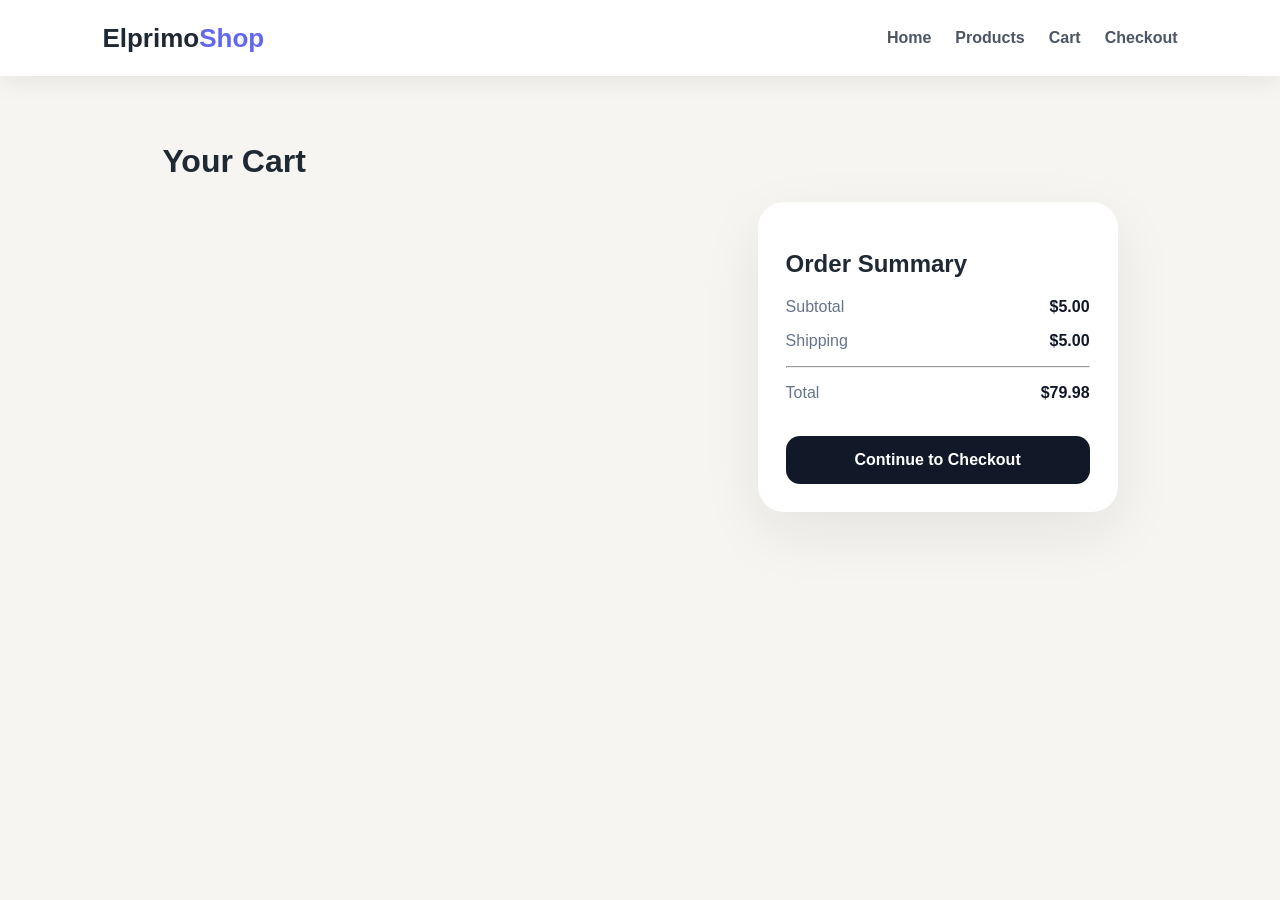
<file: cart.html>
<!DOCTYPE html>
<html lang="en">
<head><meta charset="UTF-8" /><meta name="viewport" content="width=device-width, initial-scale=1.0" /><title>Elprimo - Cart</title><link rel="stylesheet" href="styles.css" /></head>
<body>
  <header class="nav"><a class="logo" href="index.html">Elprimo<span>Shop</span></a><nav><a href="index.html">Home</a><a href="product.html">Products</a><a href="cart.html">Cart</a><a href="checkout.html">Checkout</a></nav></header>
  <main class="narrow">
    <h1>Your Cart</h1>
    <section class="cart-layout">
      <div class="cart-items">
        <article class="cart-row"><div class="product-visual hoodie mini"></div><div><h3>Essential Oversized Hoodie</h3><p>Size: Medium | Color: Black</p></div><strong>$49.99</strong></article>
        <article class="cart-row"><div class="product-visual shirt mini"></div><div><h3>Basic T-Shirt</h3><p>Size: Large | Color: White</p></div><strong>$24.99</strong></article>
      </div>
      <aside class="summary"><h2>Order Summary</h2><p><span>Subtotal</span><strong>$74.98</strong></p><p><span>Shipping</span><strong>$5.00</strong></p><hr><p><span>Total</span><strong>$79.98</strong></p><a class="btn full" href="checkout.html">Continue to Checkout</a></aside>
    </section>
  </main>
  <script src="script.js"></script>
</body>
</html>
</file>
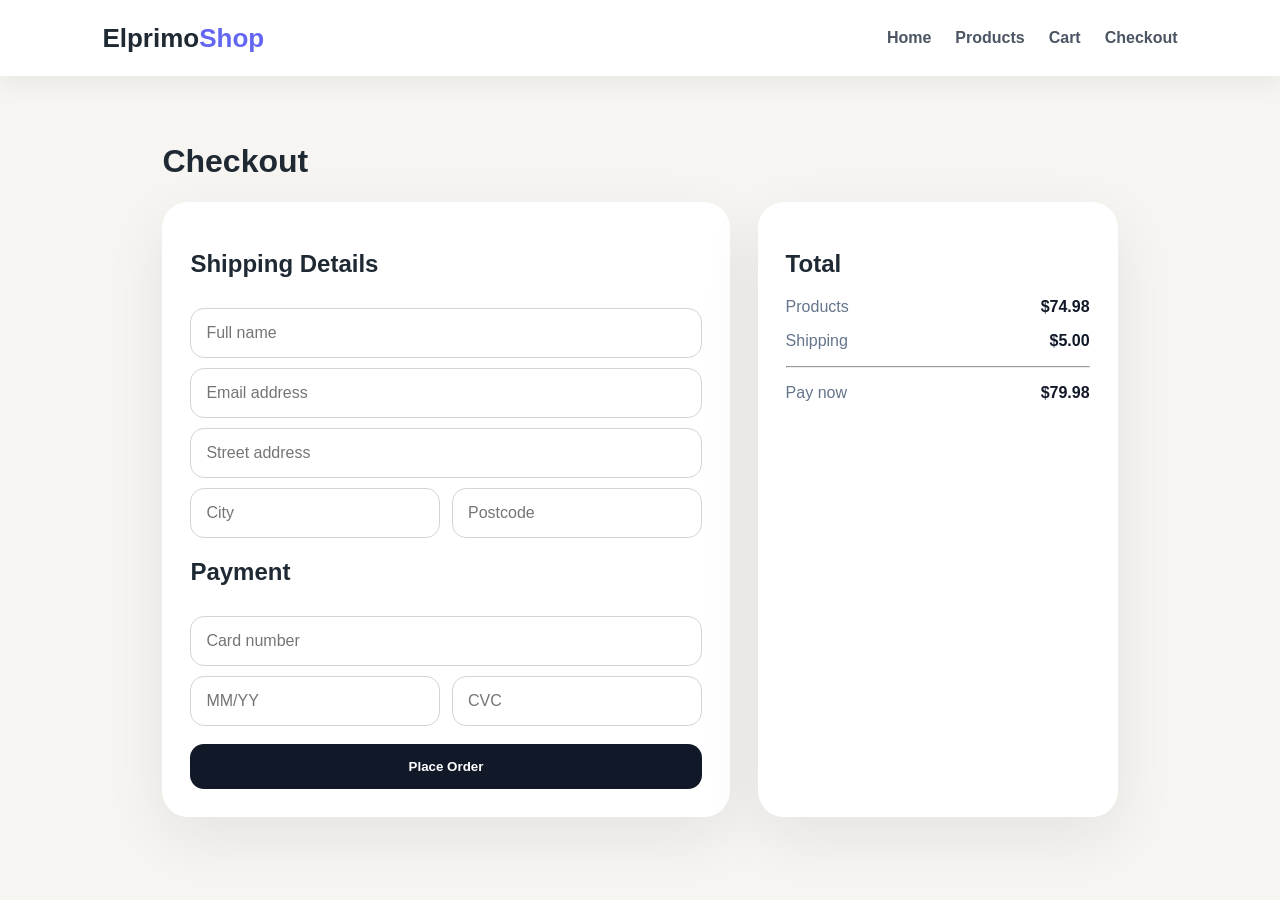
<file: checkout.html>
<!DOCTYPE html>
<html lang="en">
<head><meta charset="UTF-8" /><meta name="viewport" content="width=device-width, initial-scale=1.0" /><title>Elprimo - Checkout</title><link rel="stylesheet" href="styles.css" /></head>
<body>
  <header class="nav"><a class="logo" href="index.html">Elprimo<span>Shop</span></a><nav><a href="index.html">Home</a><a href="product.html">Products</a><a href="cart.html">Cart</a><a href="checkout.html">Checkout</a></nav></header>
  <main class="narrow">
    <h1>Checkout</h1>
    <section class="checkout-grid">
      <form class="form" id="checkoutForm">
        <h2>Shipping Details</h2>
        <input required placeholder="Full name" />
        <input required placeholder="Email address" type="email" />
        <input required placeholder="Street address" />
        <div class="two"><input required placeholder="City" /><input required placeholder="Postcode" /></div>
        <h2>Payment</h2>
        <input required placeholder="Card number" />
        <div class="two"><input required placeholder="MM/YY" /><input required placeholder="CVC" /></div>
        <button class="btn full" type="submit">Place Order</button>
      </form>
      <aside class="summary"><h2>Total</h2><p><span>Products</span><strong>$74.98</strong></p><p><span>Shipping</span><strong>$5.00</strong></p><hr><p><span>Pay now</span><strong>$79.98</strong></p></aside>
    </section>
  </main>
  <script src="script.js"></script>
</body>
</html>
</file>
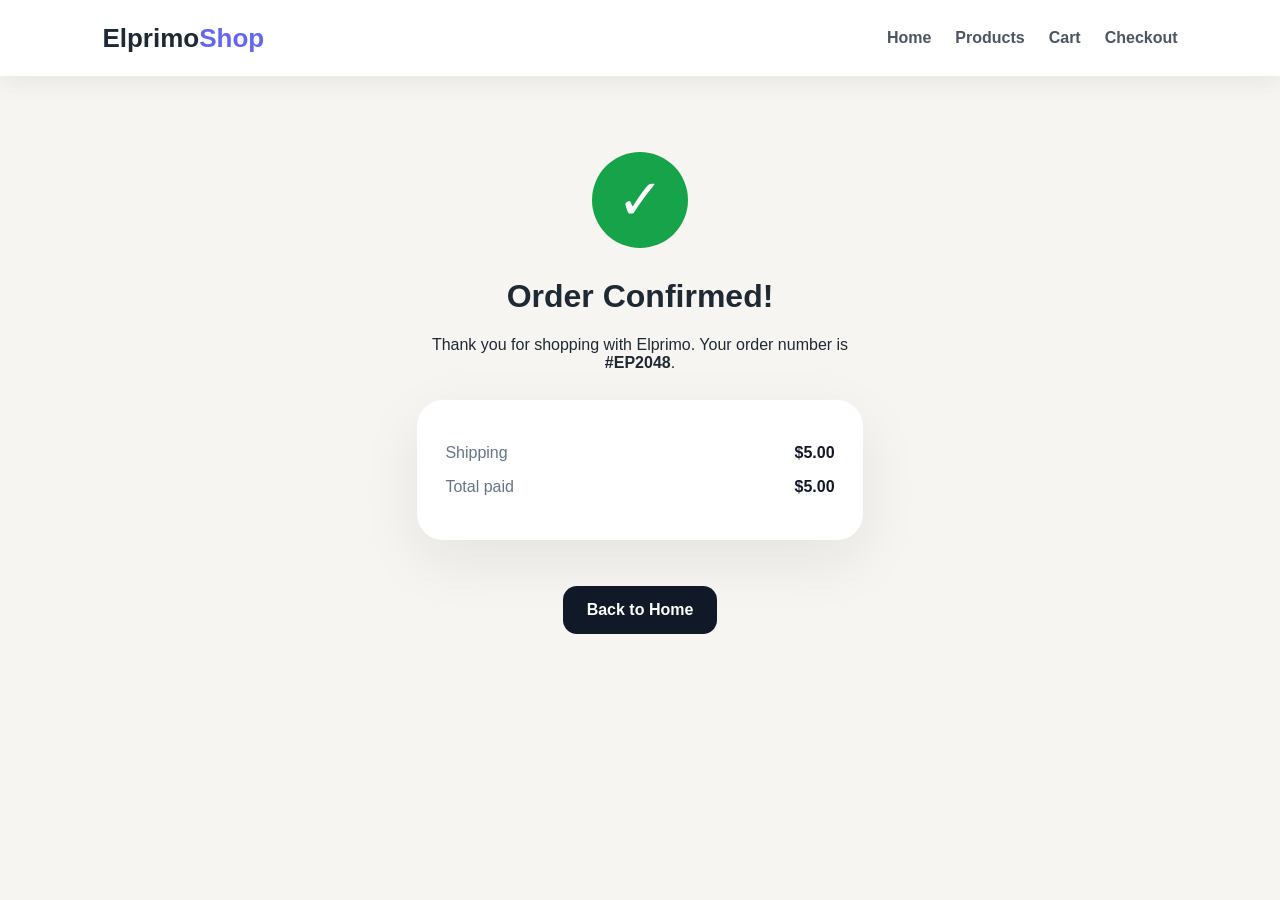
<file: confirmation.html>
<!DOCTYPE html>
<html lang="en">
<head><meta charset="UTF-8" /><meta name="viewport" content="width=device-width, initial-scale=1.0" /><title>Elprimo - Confirmation</title><link rel="stylesheet" href="styles.css" /></head>
<body>
  <header class="nav"><a class="logo" href="index.html">Elprimo<span>Shop</span></a><nav><a href="index.html">Home</a><a href="product.html">Products</a><a href="cart.html">Cart</a><a href="checkout.html">Checkout</a></nav></header>
  <main class="confirm">
    <div class="check">✓</div>
    <h1>Order Confirmed!</h1>
    <p>Thank you for shopping with Elprimo. Your order number is <strong>#EP2048</strong>.</p>
    <section class="summary receipt"><h2>Receipt</h2><p><span>Essential Hoodie</span><strong>$49.99</strong></p><p><span>Basic T-Shirt</span><strong>$24.99</strong></p><p><span>Shipping</span><strong>$5.00</strong></p><hr><p><span>Total paid</span><strong>$79.98</strong></p></section>
    <a class="btn" href="index.html">Back to Home</a>
  </main>
  <script src="script.js"></script>
</body>
</html>
</file>
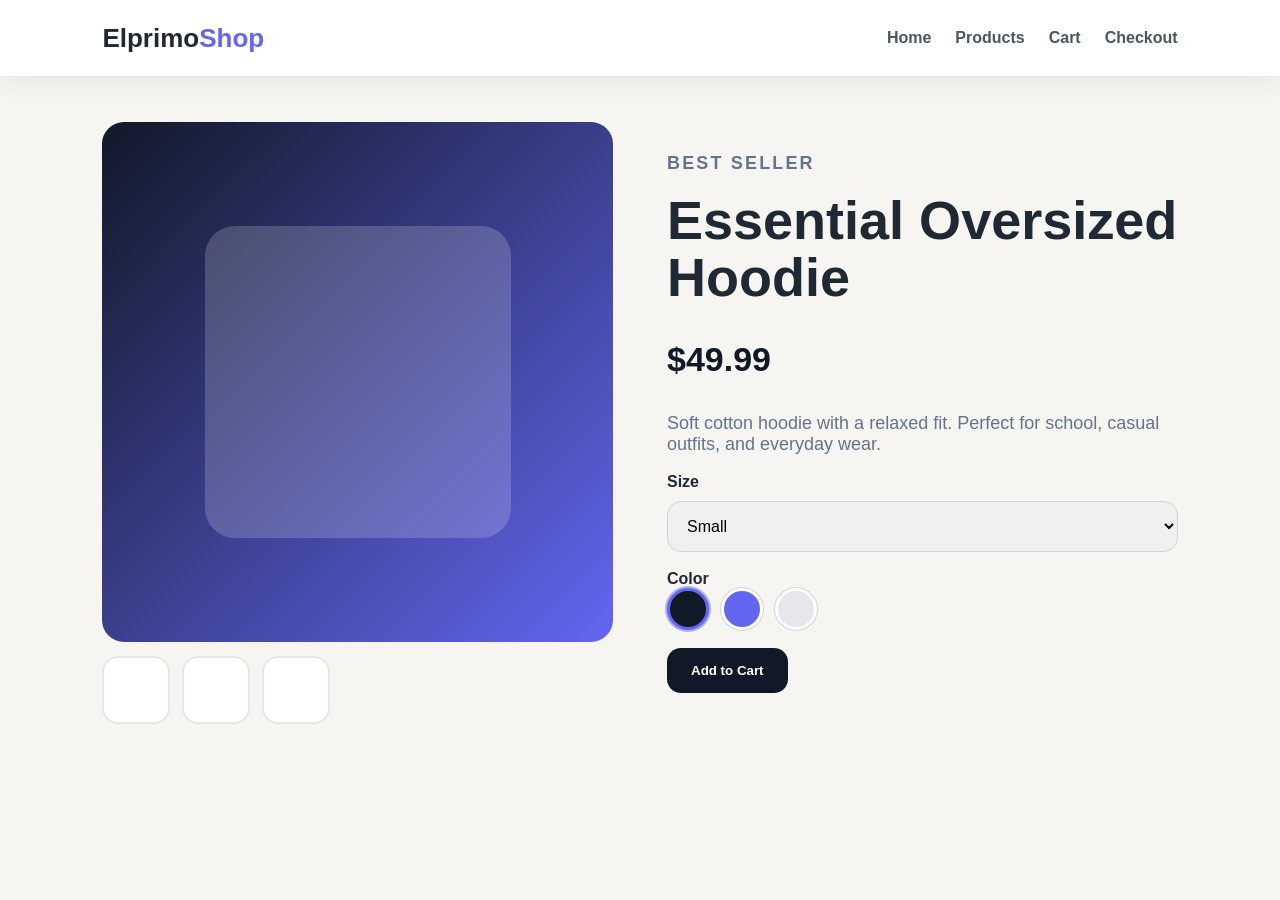
<file: product.html>
<!DOCTYPE html>
<html lang="en">
<head>
  <meta charset="UTF-8" />
  <meta name="viewport" content="width=device-width, initial-scale=1.0" />
  <title>Elprimo - Product</title>
  <link rel="stylesheet" href="styles.css" />
</head>
<body>
  <header class="nav"><a class="logo" href="index.html">Elprimo<span>Shop</span></a><nav><a href="index.html">Home</a><a href="product.html">Products</a><a href="cart.html">Cart</a><a href="checkout.html">Checkout</a></nav></header>
  <main>
    <section class="product-detail">
      <div class="gallery"><div class="product-visual hoodie large"></div><div class="thumbs"><span></span><span></span><span></span></div></div>
      <div class="product-info">
        <p class="tag">Best Seller</p>
        <h1>Essential Oversized Hoodie</h1>
        <p class="price">$49.99</p>
        <p>Soft cotton hoodie with a relaxed fit. Perfect for school, casual outfits, and everyday wear.</p>
        <label>Size</label>
        <select><option>Small</option><option>Medium</option><option>Large</option></select>
        <label>Color</label>
        <div class="colors"><button></button><button></button><button></button></div>
        <button class="btn" id="addCart">Add to Cart</button>
        <p id="cartMsg" class="message"></p>
      </div>
    </section>
  </main>
  <script src="script.js"></script>
</body>
</html>
</file>
<file: styles.css>
*{box-sizing:border-box} body{margin:0;font-family:Arial,Helvetica,sans-serif;background:#f7f5f1;color:#1f2933} a{text-decoration:none;color:inherit}.nav{height:76px;padding:0 8%;display:flex;align-items:center;justify-content:space-between;background:white;box-shadow:0 8px 25px rgba(0,0,0,.06);position:sticky;top:0;z-index:5}.logo{font-size:26px;font-weight:800}.logo span{color:#6366f1}.nav nav{display:flex;gap:24px}.nav nav a{font-weight:600;color:#4b5563}.nav nav a:hover{color:#6366f1}main{padding:46px 8%}.hero{display:grid;grid-template-columns:1.3fr .7fr;gap:42px;align-items:center;min-height:480px}.tag{letter-spacing:.12em;text-transform:uppercase;color:#6366f1;font-weight:700;font-size:13px}.hero h1,.product-info h1{font-size:54px;line-height:1.05;margin:14px 0}.hero p,.product-info p{font-size:18px;color:#64748b;max-width:610px}.btn{display:inline-block;border:0;background:#111827;color:white;padding:15px 24px;border-radius:14px;font-weight:800;cursor:pointer;margin-top:18px}.btn:hover{background:#6366f1}.hero-card,.card,.summary,.form{background:white;border-radius:26px;padding:28px;box-shadow:0 20px 60px rgba(15,23,42,.08)}
.hero-photo{width:100%;height:300px;object-fit:cover;border-radius:22px;}.product-visual{border-radius:22px;background:linear-gradient(135deg,#111827,#6366f1);position:relative}.product-visual:after{content:"";position:absolute;inset:20%;border-radius:30px;background:rgba(255,255,255,.18)}.hoodie{height:300px}.shoes{background:linear-gradient(135deg,#e5e7eb,#111827)}.shirt{background:linear-gradient(135deg,#fff,#d97706)}.small{height:180px}.large{height:520px}.mini{width:86px;height:86px;flex-shrink:0}.features{display:grid;grid-template-columns:repeat(3,1fr);gap:18px;margin:20px 0 45px}.features article{background:#111827;color:white;padding:22px;border-radius:20px}.features span{display:block;color:#cbd5e1;margin-top:8px}.section-title{display:flex;justify-content:space-between;align-items:center}.section-title a{color:#6366f1;font-weight:800}.grid{display:grid;grid-template-columns:repeat(3,1fr);gap:24px}.card a{color:#6366f1;font-weight:800}.product-detail{display:grid;grid-template-columns:1fr 1fr;gap:54px;align-items:center}.thumbs{display:flex;gap:12px;margin-top:14px}.thumbs span{width:68px;height:68px;background:white;border:2px solid #e5e7eb;border-radius:16px}.price{font-size:34px!important;color:#111827!important;font-weight:900}.product-info label{display:block;margin-top:18px;font-weight:800}.product-info select,.form input{width:100%;padding:15px;border:1px solid #d1d5db;border-radius:14px;margin-top:10px;font-size:16px}.colors{display:flex;gap:12px}.colors button{width:42px;height:42px;border-radius:50%;border:3px solid white;box-shadow:0 0 0 1px #d1d5db}.colors button:nth-child(1){background:#111827}.colors button:nth-child(2){background:#6366f1}.colors button:nth-child(3){background:#e5e7eb}
.colors button.selected{border-color:#6366f1;box-shadow:0 0 0 2px rgba(99,102,241,.5);}.message{font-weight:800;color:#15803d!important}.narrow{max-width:1160px;margin:auto}.cart-layout,.checkout-grid{display:grid;grid-template-columns:1fr 360px;gap:28px}.cart-items{display:flex;flex-direction:column;gap:18px}.cart-row{background:white;border-radius:22px;padding:20px;display:flex;align-items:center;gap:20px;box-shadow:0 20px 60px rgba(15,23,42,.06)}.cart-row strong{margin-left:auto}.summary p{display:flex;justify-content:space-between;color:#64748b}.summary strong{color:#111827}.full{width:100%;text-align:center}.form{display:flex;flex-direction:column}.two{display:grid;grid-template-columns:1fr 1fr;gap:12px}.confirm{text-align:center;max-width:650px;margin:auto}.check{width:96px;height:96px;border-radius:50%;background:#16a34a;color:white;font-size:56px;line-height:96px;margin:30px auto}.receipt{text-align:left;margin:28px auto}@media(max-width:850px){.hero,.product-detail,.cart-layout,.checkout-grid{grid-template-columns:1fr}.grid,.features{grid-template-columns:1fr}.hero h1,.product-info h1{font-size:38px}.nav{height:auto;align-items:flex-start;gap:12px;flex-direction:column;padding:18px}.nav nav{flex-wrap:wrap}}
</file>
